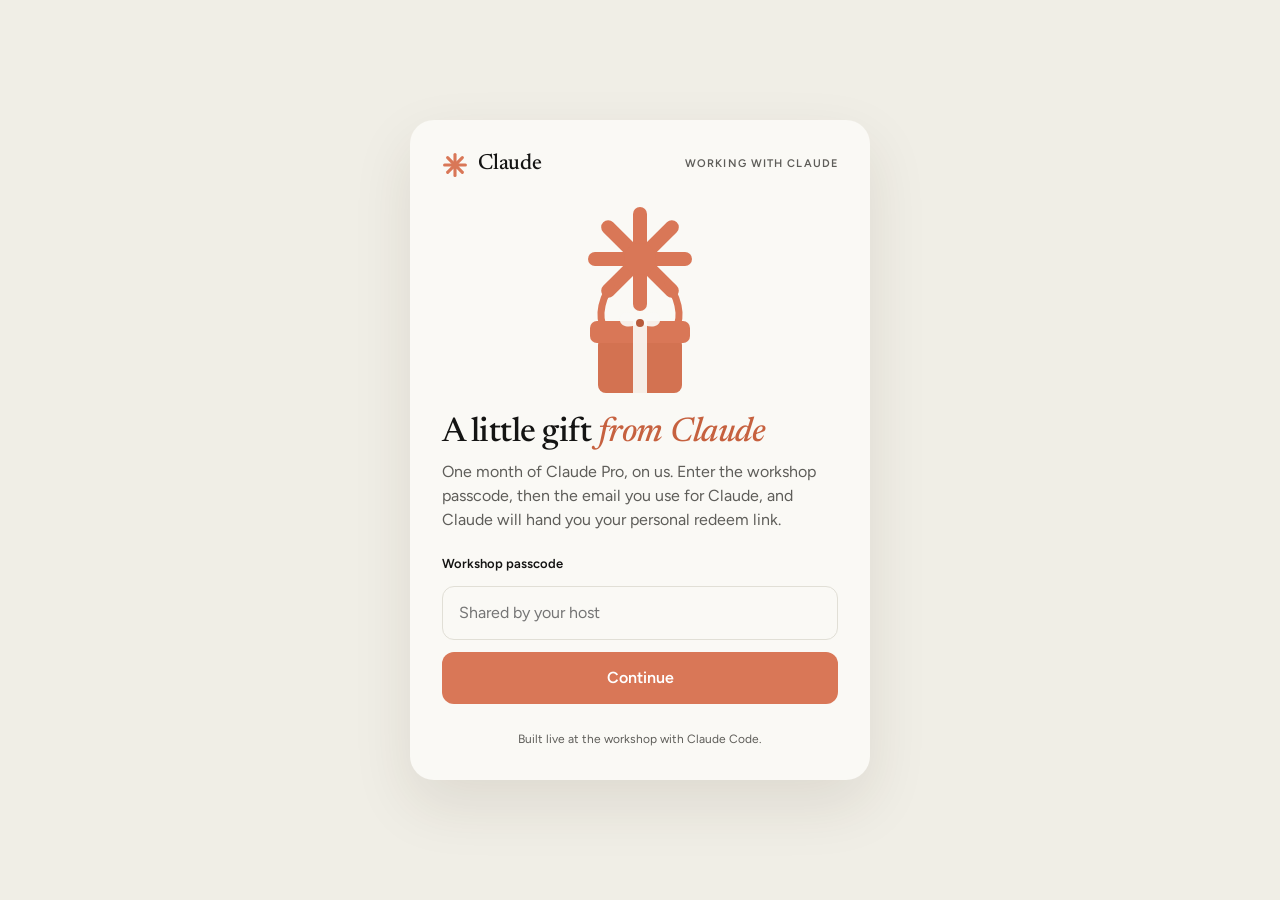
<file: gift/index.html>
<!doctype html>
<html lang="en">
<head>
<meta charset="utf-8">
<meta name="viewport" content="width=device-width, initial-scale=1, viewport-fit=cover">
<title>A gift from Claude</title>
<link rel="preconnect" href="https://fonts.googleapis.com">
<link rel="stylesheet" href="https://fonts.googleapis.com/css2?family=Newsreader:ital,opsz,wght@0,6..72,400;0,6..72,500;1,6..72,400&family=Figtree:wght@400;500;600;700&display=swap">
<style>
  :root {
    --canvas: #f0eee6; --card: #faf9f5; --ink: #141413; --muted: #5e5d59; --line: #e1dfd6;
    --accent: #d97757; --accent-deep: #c6613f; --accent-ink: #ffffff; --accent-soft: #f6e4da;
    --good: #dfeadf; --good-ink: #2f6b3f; --warn: #fbe6dc; --warn-ink: #a1421f;
    --box: #d97757; --box-dark: #b85a3b; --ribbon: #faf9f5; --shadow: 0 24px 60px rgba(60, 40, 20, .10);
  }
  @media (prefers-color-scheme: dark) { :root:not([data-theme="light"]) {
    color-scheme: dark; --canvas: #141413; --card: #1f1e1b; --ink: #faf9f5; --muted: #b0aea5; --line: #33322e;
    --accent: #d97757; --accent-deep: #e58a6a; --accent-soft: #3a2a22; --good: #1f3325; --good-ink: #9fd3ac; --warn: #3d2418; --warn-ink: #f0a688;
    --box: #d97757; --box-dark: #a34f32; --ribbon: #faf9f5; --shadow: 0 24px 60px rgba(0,0,0,.45);
  } }
  :root[data-theme="dark"] {
    color-scheme: dark; --canvas: #141413; --card: #1f1e1b; --ink: #faf9f5; --muted: #b0aea5; --line: #33322e;
    --accent: #d97757; --accent-deep: #e58a6a; --accent-soft: #3a2a22; --good: #1f3325; --good-ink: #9fd3ac; --warn: #3d2418; --warn-ink: #f0a688;
    --box: #d97757; --box-dark: #a34f32; --ribbon: #faf9f5; --shadow: 0 24px 60px rgba(0,0,0,.45);
  }
  * { box-sizing: border-box; }
  html, body { height: 100%; }
  body { margin: 0; background: var(--canvas); color: var(--ink); font: 16px/1.5 Figtree, -apple-system, "Segoe UI", sans-serif; display: grid; place-items: center; padding: 24px 16px; }
  .card { width: 100%; max-width: 460px; background: var(--card); border-radius: 24px; padding: 28px 32px 32px; box-shadow: var(--shadow); animation: rise .6s cubic-bezier(.2,.8,.2,1) both; }
  @keyframes rise { from { opacity: 0; transform: translateY(14px); } to { opacity: 1; transform: none; } }

  .brand { display: flex; align-items: center; gap: 10px; font-family: Newsreader, Georgia, serif; font-size: 22px; font-weight: 500; letter-spacing: -.01em; }
  .brand svg { width: 26px; height: 26px; }
  .brand small { font-family: Figtree, sans-serif; font-size: 11px; font-weight: 600; letter-spacing: .1em; text-transform: uppercase; color: var(--muted); margin-left: auto; }

  /* ----- the scene ----- */
  .scene { display: block; width: 100%; height: 220px; margin: 6px auto 0; overflow: visible; }
  .claude, .rays, .gift, .lid, .spark, .confetti > *, .glow { transform-box: fill-box; transform-origin: center; }
  .claude { animation: breathe 3.2s ease-in-out infinite; }
  .rays { animation: turn 24s linear infinite; }
  @keyframes breathe { 0%,100% { transform: translateY(0); } 50% { transform: translateY(-5px); } }
  @keyframes turn { to { transform: rotate(360deg); } }
  .arm { fill: none; stroke: var(--accent); stroke-width: 7; stroke-linecap: round; }
  .gift { animation: offer 3.2s ease-in-out infinite; }
  @keyframes offer { 0%,100% { transform: translateY(0) rotate(0); } 50% { transform: translateY(-4px) rotate(-1.5deg); } }
  .lid { transform-origin: 50% 100%; }
  .spark { fill: var(--accent); opacity: 0; animation: twinkle 2.4s ease-in-out infinite; }
  .spark:nth-child(2) { animation-delay: .8s; } .spark:nth-child(3) { animation-delay: 1.6s; }
  @keyframes twinkle { 0%,100% { opacity: 0; transform: scale(.4) rotate(0); } 50% { opacity: 1; transform: scale(1) rotate(45deg); } }
  .confetti { opacity: 0; }
  .confetti rect, .confetti circle { fill: var(--accent); }
  .confetti :nth-child(2n) { fill: #e6b89c; } .confetti :nth-child(3n) { fill: #6a9a7a; } .confetti :nth-child(5n) { fill: #f0c75e; }

  .scene[data-state="busy"] .gift { animation: wiggle .5s ease-in-out infinite; }
  @keyframes wiggle { 0%,100% { transform: translateY(-6px) rotate(-4deg); } 50% { transform: translateY(-6px) rotate(4deg); } }
  .scene[data-state="busy"] .claude { animation: lean .5s ease-in-out infinite; }
  @keyframes lean { 0%,100% { transform: translate(0,-2px) rotate(-3deg); } 50% { transform: translate(0,-2px) rotate(3deg); } }

  .scene[data-state="done"] .gift { animation: present .7s cubic-bezier(.2,.8,.2,1) both; }
  @keyframes present { 0% { transform: translateY(0); } 40% { transform: translateY(-14px) scale(1.06); } 100% { transform: translateY(-8px) scale(1.04); } }
  .scene[data-state="done"] .lid { animation: pop .9s cubic-bezier(.2,.8,.2,1) both .15s; }
  @keyframes pop { 0% { transform: translate(0,0) rotate(0); } 60% { transform: translate(28px,-70px) rotate(24deg); } 100% { transform: translate(34px,-58px) rotate(30deg); } }
  .scene[data-state="done"] .rays { animation: turn 24s linear infinite, spin 1.1s cubic-bezier(.2,.8,.2,1) both; }
  @keyframes spin { to { rotate: 1turn; } }
  .scene[data-state="done"] .confetti { animation: burst 1.4s ease-out both .25s; }
  .scene[data-state="done"] .confetti > * { animation: fly 1.4s cubic-bezier(.1,.6,.3,1) both .25s; }
  @keyframes burst { 0% { opacity: 0; } 10% { opacity: 1; } 80% { opacity: 1; } 100% { opacity: 0; } }
  @keyframes fly { 0% { transform: translate(0,0) rotate(0); } 100% { transform: translate(var(--dx), var(--dy)) rotate(540deg); } }
  .scene[data-state="done"] .glow { animation: glow 1.2s ease-out both .3s; }
  @keyframes glow { 0% { opacity: 0; transform: scale(.4); } 40% { opacity: .9; } 100% { opacity: 0; transform: scale(1.8); } }

  .scene[data-state="error"] .gift { animation: shake .5s ease-in-out both; }
  @keyframes shake { 0%,100% { transform: translateX(0); } 25% { transform: translateX(-8px); } 75% { transform: translateX(8px); } }

  @media (prefers-reduced-motion: reduce) {
    .card, .claude, .rays, .gift, .spark, .lid, .confetti, .confetti > *, .glow { animation: none !important; }
    .scene[data-state="done"] .lid { transform: translate(34px,-58px) rotate(30deg); }
  }

  /* ----- copy and form ----- */
  h1 { font-family: Newsreader, Georgia, serif; font-weight: 500; font-size: 34px; line-height: 1.1; letter-spacing: -.015em; margin: 8px 0 8px; text-wrap: balance; }
  h1 em { font-style: italic; color: var(--accent-deep); }
  p { margin: 0; color: var(--muted); }
  form { display: grid; gap: 12px; margin-top: 22px; }
  form[hidden] { display: none; }
  form.step-in { animation: rise .45s cubic-bezier(.2,.8,.2,1) both; }
  .unlocked { display: flex; align-items: center; gap: 10px; }
  .unlocked .pill { margin-right: auto; }
  .linkish { background: none; color: var(--muted); padding: 4px 6px; font-size: 13px; font-weight: 600; text-decoration: underline; }
  .linkish:hover { background: none; color: var(--ink); }
  label { font-size: 13px; font-weight: 600; color: var(--ink); }
  input { width: 100%; font: inherit; padding: 14px 16px; border-radius: 12px; border: 1.5px solid var(--line); background: var(--card); color: var(--ink); outline: none; transition: border-color .15s, box-shadow .15s; }
  input:focus { border-color: var(--accent); box-shadow: 0 0 0 4px var(--accent-soft); }
  button { font: inherit; font-weight: 600; border: 0; border-radius: 12px; padding: 14px 20px; background: var(--accent); color: var(--accent-ink); cursor: pointer; transition: transform .1s, background .15s; }
  button:hover { background: var(--accent-deep); } button:active { transform: scale(.98); }
  button:disabled { opacity: .6; cursor: default; }
  button:focus-visible, a:focus-visible { outline: 3px solid var(--accent-soft); outline-offset: 2px; }
  .error { display: none; background: var(--warn); color: var(--warn-ink); border-radius: 12px; padding: 10px 14px; font-size: 14px; font-weight: 500; }
  .error.show { display: block; }
  .result { display: none; margin-top: 22px; }
  .result.show { display: block; animation: rise .5s cubic-bezier(.2,.8,.2,1) both .35s; }
  .pill { display: inline-flex; align-items: center; gap: 6px; background: var(--good); color: var(--good-ink); font-size: 13px; font-weight: 600; padding: 6px 12px; border-radius: 999px; }
  .linkbox { margin-top: 14px; background: var(--canvas); border-radius: 12px; padding: 14px 16px; font-family: ui-monospace, "SF Mono", Menlo, monospace; font-size: 13px; word-break: break-all; color: var(--ink); }
  .actions { display: flex; gap: 10px; margin-top: 14px; flex-wrap: wrap; }
  .actions a, .actions button { flex: 1; text-align: center; text-decoration: none; }
  .actions a button { width: 100%; }
  .ghost { background: var(--accent-soft); color: var(--accent-deep); }
  .ghost:hover { background: var(--accent-soft); filter: brightness(.97); }
  .note { margin-top: 14px; font-size: 13px; }
  .foot { margin-top: 26px; font-size: 12px; text-align: center; }
  .left { font-variant-numeric: tabular-nums; }
</style>
</head>
<body>
<main class="card">
  <div class="brand" aria-label="Claude">
    <svg viewBox="0 0 100 100" aria-hidden="true"><g fill="#d97757">
      <rect x="44" y="4" width="12" height="40" rx="6"/><rect x="44" y="4" width="12" height="40" rx="6" transform="rotate(45 50 50)"/>
      <rect x="44" y="4" width="12" height="40" rx="6" transform="rotate(90 50 50)"/><rect x="44" y="4" width="12" height="40" rx="6" transform="rotate(135 50 50)"/>
      <rect x="44" y="4" width="12" height="40" rx="6" transform="rotate(180 50 50)"/><rect x="44" y="4" width="12" height="40" rx="6" transform="rotate(225 50 50)"/>
      <rect x="44" y="4" width="12" height="40" rx="6" transform="rotate(270 50 50)"/><rect x="44" y="4" width="12" height="40" rx="6" transform="rotate(315 50 50)"/>
      <circle cx="50" cy="50" r="13"/></g></svg>
    Claude
    <small>Working with Claude</small>
  </div>

  <svg id="scene" class="scene" data-state="idle" viewBox="0 0 320 220" aria-hidden="true">
    <circle class="glow" cx="160" cy="150" r="60" fill="#f0c75e" opacity="0"/>
    <!-- sparkles -->
    <g>
      <path class="spark" d="M60 60 l4 10 l10 4 l-10 4 l-4 10 l-4 -10 l-10 -4 l10 -4z"/>
      <path class="spark" d="M262 48 l3 8 l8 3 l-8 3 l-3 8 l-3 -8 l-8 -3 l8 -3z"/>
      <path class="spark" d="M250 130 l3 7 l7 3 l-7 3 l-3 7 l-3 -7 l-7 -3 l7 -3z"/>
    </g>
    <!-- Claude -->
    <g class="claude">
      <g class="rays" fill="#d97757">
        <rect x="153" y="20" width="14" height="46" rx="7"/><rect x="153" y="20" width="14" height="46" rx="7" transform="rotate(45 160 72)"/>
        <rect x="153" y="20" width="14" height="46" rx="7" transform="rotate(90 160 72)"/><rect x="153" y="20" width="14" height="46" rx="7" transform="rotate(135 160 72)"/>
        <rect x="153" y="20" width="14" height="46" rx="7" transform="rotate(180 160 72)"/><rect x="153" y="20" width="14" height="46" rx="7" transform="rotate(225 160 72)"/>
        <rect x="153" y="20" width="14" height="46" rx="7" transform="rotate(270 160 72)"/><rect x="153" y="20" width="14" height="46" rx="7" transform="rotate(315 160 72)"/>
        <circle cx="160" cy="72" r="16"/>
      </g>
      <!-- arms reaching to the gift -->
      <path class="arm" d="M132 96 C 118 118, 118 136, 128 146"/>
      <path class="arm" d="M188 96 C 202 118, 202 136, 192 146"/>
    </g>
    <!-- gift -->
    <g class="gift">
      <rect x="118" y="150" width="84" height="56" rx="8" fill="var(--box)"/>
      <rect x="118" y="150" width="84" height="56" rx="8" fill="var(--box-dark)" opacity=".18"/>
      <rect x="153" y="150" width="14" height="56" fill="var(--ribbon)" opacity=".92"/>
      <g class="lid">
        <rect x="110" y="134" width="100" height="22" rx="7" fill="var(--box)"/>
        <rect x="153" y="134" width="14" height="22" fill="var(--ribbon)" opacity=".92"/>
        <path d="M160 136 c -6 -14 -22 -14 -20 -2 c 2 8 14 6 20 2 z" fill="var(--ribbon)" opacity=".92"/>
        <path d="M160 136 c 6 -14 22 -14 20 -2 c -2 8 -14 6 -20 2 z" fill="var(--ribbon)" opacity=".92"/>
        <circle cx="160" cy="136" r="4" fill="var(--box-dark)"/>
      </g>
    </g>
    <!-- confetti -->
    <g class="confetti">
      <rect style="--dx:-90px;--dy:-120px" x="156" y="140" width="7" height="10" rx="2"/>
      <circle style="--dx:70px;--dy:-130px" cx="160" cy="140" r="4"/>
      <rect style="--dx:-40px;--dy:-150px" x="156" y="140" width="6" height="12" rx="2"/>
      <circle style="--dx:110px;--dy:-80px" cx="160" cy="140" r="5"/>
      <rect style="--dx:-120px;--dy:-60px" x="156" y="140" width="8" height="8" rx="2"/>
      <circle style="--dx:20px;--dy:-160px" cx="160" cy="140" r="4"/>
      <rect style="--dx:95px;--dy:-40px" x="156" y="140" width="6" height="12" rx="2"/>
      <circle style="--dx:-70px;--dy:-30px" cx="160" cy="140" r="3"/>
      <rect style="--dx:45px;--dy:-100px" x="156" y="140" width="7" height="7" rx="2"/>
      <circle style="--dx:-15px;--dy:-135px" cx="160" cy="140" r="5"/>
      <rect style="--dx:130px;--dy:-110px" x="156" y="140" width="6" height="10" rx="2"/>
      <rect style="--dx:-105px;--dy:-100px" x="156" y="140" width="6" height="10" rx="2"/>
    </g>
  </svg>

  <h1>A little gift <em>from Claude</em></h1>
  <p>One month of Claude Pro, on us. Enter the workshop passcode, then the email you use for Claude, and Claude will hand you your personal redeem link. <span id="left" class="left"></span></p>

  <form id="passForm" novalidate>
    <label for="passcode">Workshop passcode</label>
    <input id="passcode" name="passcode" type="text" autocomplete="off" autocapitalize="none" spellcheck="false" placeholder="Shared by your host" required maxlength="64">
    <div id="passError" class="error" role="alert"></div>
    <button id="passSubmit" type="submit">Continue</button>
  </form>

  <form id="form" novalidate hidden>
    <div class="unlocked"><span class="pill">✦ Passcode accepted</span><button id="changeCode" type="button" class="linkish">Change</button></div>
    <label for="email">Your email</label>
    <input id="email" name="email" type="email" inputmode="email" autocomplete="email" placeholder="you@company.com" required maxlength="254">
    <div id="error" class="error" role="alert"></div>
    <button id="submit" type="submit">Open my gift</button>
  </form>

  <section id="result" class="result" aria-live="polite">
    <span id="pill" class="pill">✦ Your link is ready</span>
    <div id="linkbox" class="linkbox"></div>
    <div class="actions">
      <a id="open" href="#" target="_blank" rel="noopener"><button type="button">Redeem now</button></a>
      <button id="copy" type="button" class="ghost">Copy link</button>
    </div>
    <p class="note">This link is yours only. Come back to this page on the same device to see it again.</p>
  </section>

  <p class="foot">Built live at the workshop with Claude Code.</p>
</main>

<script>
  // Supabase project. The publishable key is safe to ship: the table is locked down and
  // the only things it can call are check_gift_passcode(), claim_gift() (passcode-checked) and coupons_left().
  const SUPABASE_URL = 'https://opagnnmafcybztggddfj.supabase.co';
  const SUPABASE_KEY = 'sb_publishable_wasizLehsGwv0Zvr3Mitvg_gy-yYB3o';
  async function rpc(name, args) {
    const r = await fetch(`${SUPABASE_URL}/rest/v1/rpc/${name}`, {
      method: 'POST',
      headers: { apikey: SUPABASE_KEY, Authorization: `Bearer ${SUPABASE_KEY}`, 'Content-Type': 'application/json' },
      body: JSON.stringify(args || {})
    });
    const data = await r.json();
    if (!r.ok) throw new Error(data.message || 'request failed');
    return data;
  }

  const scene = document.getElementById('scene');
  const form = document.getElementById('form'), emailEl = document.getElementById('email'), passEl = document.getElementById('passcode'), err = document.getElementById('error');
  const passForm = document.getElementById('passForm'), passSubmit = document.getElementById('passSubmit'), passErr = document.getElementById('passError'), changeCode = document.getElementById('changeCode');
  let passcode = null;   // set once the server accepts it
  const submit = document.getElementById('submit'), result = document.getElementById('result'), pill = document.getElementById('pill');
  const linkbox = document.getElementById('linkbox'), open = document.getElementById('open'), copy = document.getElementById('copy');
  const leftEl = document.getElementById('left');
  const KEY = 'coupon-claim';
  let saved = null;
  try { saved = JSON.parse(localStorage.getItem(KEY) || 'null'); } catch {}
  if (saved && saved.email) emailEl.value = saved.email;

  const refreshLeft = () => rpc('coupons_left').then(n => { leftEl.textContent = `${n} gifts left.`; }).catch(() => {});
  refreshLeft();

  const MESSAGES = {
    invalid: 'That does not look like a valid email address.',
    bad_passcode: 'That passcode is not right. Check it with your host and try again.',
    locked: 'This email already has a gift. It was shown on the device you used first. If you lost it, come and see us at the desk.',
    exhausted: 'All the gifts have been claimed. Please come and see us at the desk.'
  };
  function setState(s) { scene.dataset.state = s; }
  function showError(msg, box = err) { box.textContent = msg; box.classList.add('show'); setState('error'); setTimeout(() => { if (scene.dataset.state === 'error') setState('idle'); }, 700); }
  function showResult(data) {
    err.classList.remove('show');
    pill.textContent = data.status === 'existing' ? '✦ Here is your link again' : '✦ Your link is ready';
    linkbox.textContent = data.url;
    open.href = data.url;
    result.classList.add('show');
    submit.textContent = 'Show my link again';
    setState('done');
  }

  // ----- step 1: passcode -----
  function unlockStep(code, animate) {
    passcode = code;
    passErr.classList.remove('show');
    passForm.hidden = true;
    form.hidden = false;
    form.classList.toggle('step-in', !!animate);
    if (animate) emailEl.focus();
  }
  function lockStep() {
    passcode = null;
    form.hidden = true;
    result.classList.remove('show');
    passForm.hidden = false;
    passEl.focus();
  }
  async function checkPasscode(code) {
    return (await rpc('check_gift_passcode', { p_passcode: code })) === true;
  }
  passForm.addEventListener('submit', async (e) => {
    e.preventDefault();
    passErr.classList.remove('show');
    const code = passEl.value.trim();
    if (!code) { passEl.focus(); return showError('Enter the workshop passcode first.', passErr); }
    passSubmit.disabled = true; passSubmit.textContent = 'Checking…';
    try {
      if (await checkPasscode(code)) {
        try { localStorage.setItem(KEY, JSON.stringify({ ...(saved || {}), passcode: code })); saved = { ...(saved || {}), passcode: code }; } catch {}
        unlockStep(code, true);
      } else {
        showError(MESSAGES.bad_passcode, passErr);
        passEl.select();
      }
    } catch { showError('Could not reach the server. Check the WiFi and try again.', passErr); }
    finally { passSubmit.disabled = false; passSubmit.textContent = 'Continue'; }
  });
  changeCode.addEventListener('click', () => { passEl.value = ''; lockStep(); });
  // Coming back on the same device: skip step 1 if the saved code still works.
  if (saved && saved.passcode) {
    passEl.value = saved.passcode;
    checkPasscode(saved.passcode).then(ok => { if (ok) unlockStep(saved.passcode, false); }).catch(() => {});
  }

  form.addEventListener('submit', async (e) => {
    e.preventDefault();
    err.classList.remove('show');
    const email = emailEl.value.trim();
    if (!passcode) return lockStep();
    if (!email || !/^\S+@\S+\.\S+$/.test(email)) return showError(MESSAGES.invalid);
    submit.disabled = true; submit.textContent = 'Wrapping it up…';
    if (scene.dataset.state !== 'done') setState('busy');
    try {
      const token = saved && saved.email === email.toLowerCase() ? saved.token : null;
      const [data] = await rpc('claim_gift', { p_email: email, p_token: token, p_passcode: passcode });
      if (data && data.status === 'bad_passcode') { submit.textContent = 'Open my gift'; lockStep(); return showError(MESSAGES.bad_passcode, passErr); }
      if (!data || data.status in MESSAGES) { showError(MESSAGES[data?.status] || 'Something went wrong.'); submit.textContent = 'Open my gift'; return; }
      saved = { email: data.email, token: data.token, passcode };
      try { localStorage.setItem(KEY, JSON.stringify(saved)); } catch {}
      // let the gift wiggle for a beat before the reveal
      if (scene.dataset.state === 'busy') await new Promise(r => setTimeout(r, 500));
      showResult(data);
      if (data.status === 'new') refreshLeft();
    } catch { showError('Could not reach the server. Check the WiFi and try again.'); submit.textContent = 'Open my gift'; }
    finally { submit.disabled = false; }
  });

  copy.addEventListener('click', async () => {
    try { await navigator.clipboard.writeText(linkbox.textContent); copy.textContent = 'Copied'; }
    catch { const s = document.createRange(); s.selectNodeContents(linkbox); getSelection().removeAllRanges(); getSelection().addRange(s); copy.textContent = 'Select and copy'; }
    setTimeout(() => copy.textContent = 'Copy link', 1800);
  });
</script>
</body>
</html>
</file>
